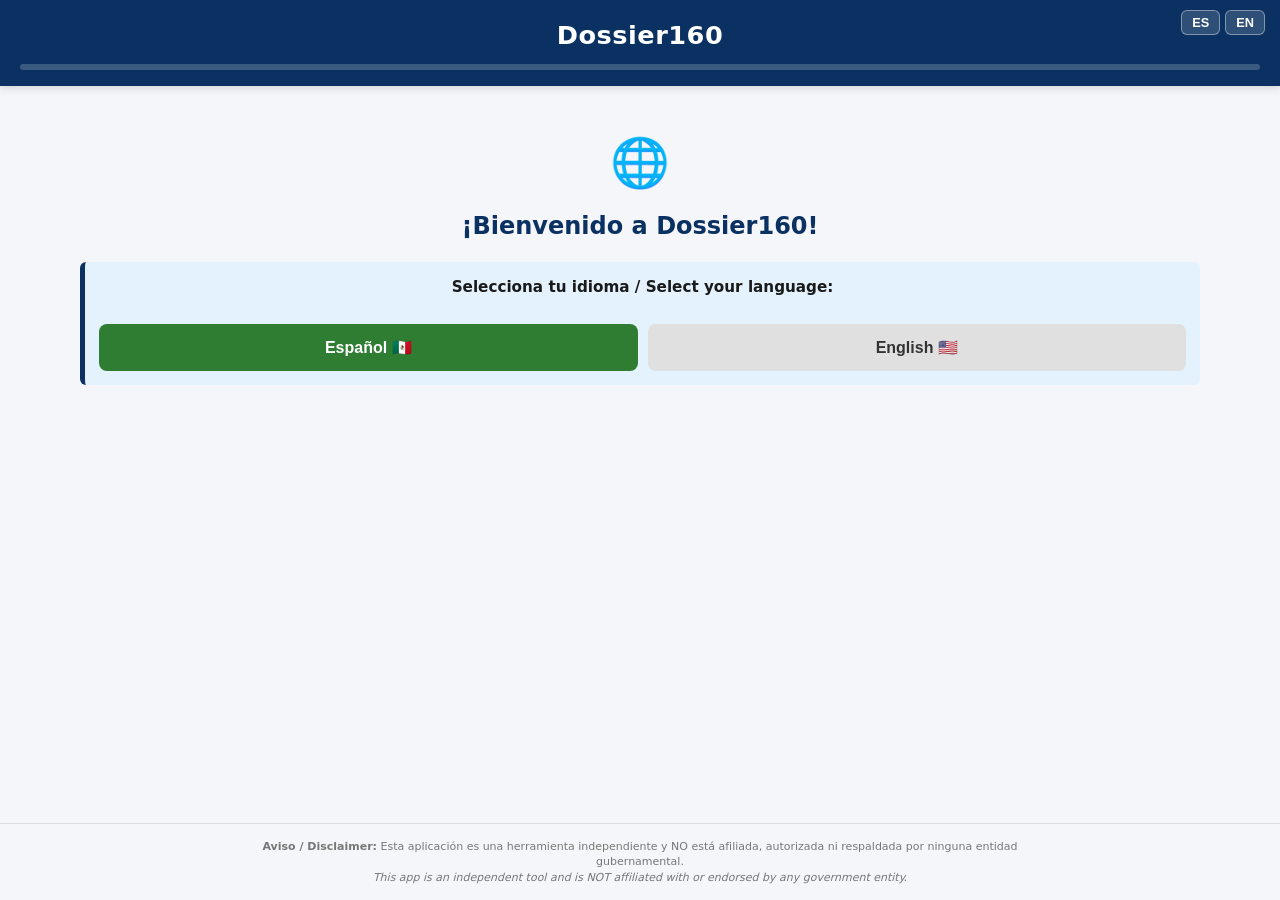
<file: index.html>
<!DOCTYPE html>
<html lang="es">
<head>
    <meta charset="UTF-8">
    <!-- Viewport 100% responsivo habilitado para zoom y accesibilidad -->
    <meta name="viewport" content="width=device-width, initial-scale=1.0, user-scalable=yes, viewport-fit=cover">
    <title data-i18n="title">Dossier160</title>
    
    <!-- PWA / Manifest -->
    <link rel="manifest" href="./manifest.json">
    <meta name="theme-color" content="#0A3161">
    
    <!-- Compatibilidad iOS/Android -->
    <meta name="mobile-web-app-capable" content="yes">
    <meta name="apple-mobile-web-app-capable" content="yes">
    <meta name="apple-mobile-web-app-status-bar-style" content="black-translucent">
    
    <link rel="icon" type="image/svg+xml" href="./dossier160.svg">
    
    <!-- RUTA CORREGIDA CON CARPETA CSS -->
    <link rel="stylesheet" href="./css/diseno.css">
</head>
<body>

<div id="customModal" style="display:none;">
    <div class="modal-content">
        <h3 data-i18n="modal_warning">⚠️ Aviso</h3>
        <p id="modalMessage" data-i18n="modal_default_msg">Mensaje de error aquí</p>
        <div id="modalActions" style="margin-top: 15px;">
            <button onclick="cerrarModal()" data-i18n="btn_accept">Aceptar</button>
        </div>
    </div>
</div>

<div id="app">
    <header class="header">
        <h2>Dossier160</h2>
        
        <!-- Selector de Idioma (Español / Inglés) -->
        <div class="lang-switch" style="position: absolute; top: 10px; right: 15px; display: flex; gap: 5px;">
            <button class="lang-btn" data-lang="es" onclick="setLanguage('es')">ES</button>
            <button class="lang-btn" data-lang="en" onclick="setLanguage('en')">EN</button>
        </div>

        <div class="progress-container">
            <div class="progress-bar" id="progressBar"></div>
        </div>
    </header>
    <main class="content" id="screenContent"></main>
    <!-- NUEVO PIE DE PÁGINA (FOOTER GLOBAL) -->
    <footer class="no-print" style="background-color: var(--color-fondo); color: #777; text-align: center; padding: 15px 20px; font-size: 11px; border-top: 1px solid #ddd; margin-top: auto;">
        <p style="margin: 0; max-width: 800px; margin: 0 auto; line-height: 1.4;">
            <strong>Aviso / Disclaimer:</strong> Esta aplicación es una herramienta independiente y NO está afiliada, autorizada ni respaldada por ninguna entidad gubernamental. <br>
            <em>This app is an independent tool and is NOT affiliated with or endorsed by any government entity.</em>
        </p>
    </footer>
</div>

<!-- RUTA CORREGIDA CON CARPETA JS -->
<script src="./js/core.js"></script>
</body>
</html>
</file>
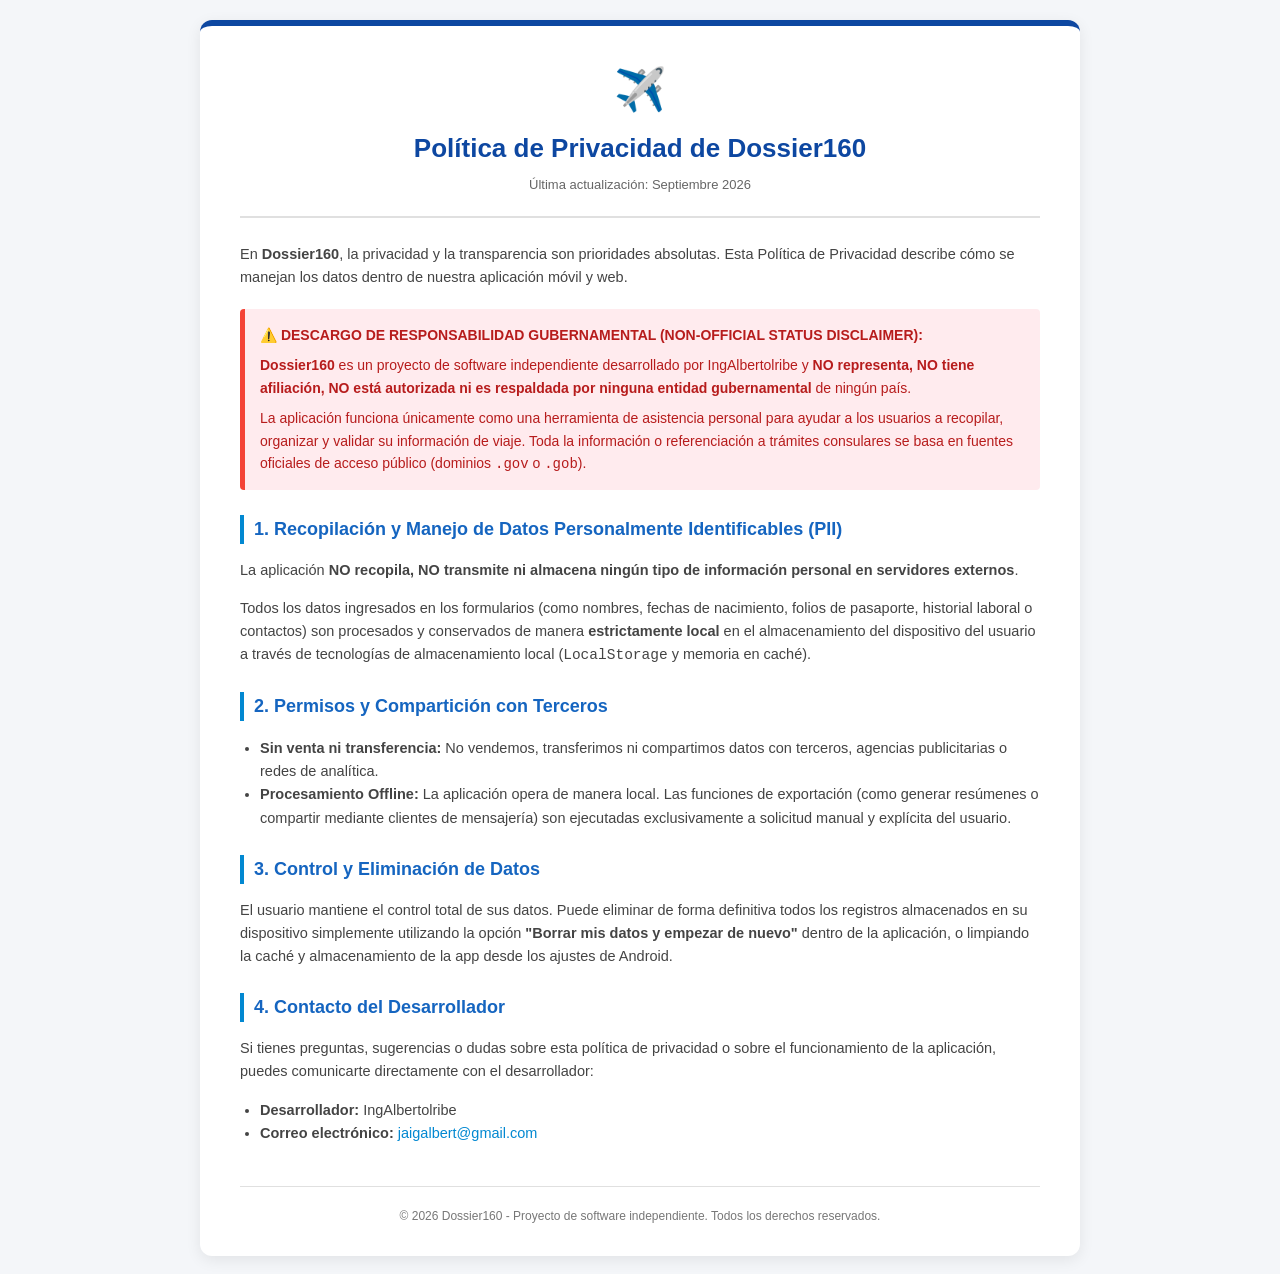
<file: privacy.html>
<!DOCTYPE html>
<html lang="es">
<head>
    <meta charset="UTF-8">
    <meta name="viewport" content="width=device-width, initial-scale=1.0">
    <title>Política de Privacidad - Dossier160</title>
    <style>
        :root {
            --color-primario: #0d47a1;
            --color-secundario: #1565c0;
            --color-acento: #0288d1;
            --color-fondo: #f4f6f9;
            --color-tarjeta: #ffffff;
            --color-texto: #333333;
            --color-alerta-bg: #ffebee;
            --color-alerta-border: #f44336;
            --color-alerta-texto: #b71c1c;
        }

        body {
            font-family: 'Segoe UI', Tahoma, Geneva, Verdana, sans-serif;
            background-color: var(--color-fondo);
            color: var(--color-texto);
            line-height: 1.6;
            margin: 0;
            padding: 20px 10px;
        }

        .container {
            max-width: 800px;
            margin: 0 auto;
            background: var(--color-tarjeta);
            padding: 30px 40px;
            border-radius: 12px;
            box-shadow: 0 4px 15px rgba(0,0,0,0.08);
            border-top: 6px solid var(--color-primario);
        }

        .header {
            text-align: center;
            border-bottom: 2px solid #e0e0e0;
            padding-bottom: 20px;
            margin-bottom: 25px;
        }

        .header-icon {
            font-size: 42px;
            margin-bottom: 5px;
        }

        h1 {
            color: var(--color-primario);
            margin: 0;
            font-size: 26px;
        }

        .update-date {
            font-size: 13px;
            color: #666;
            margin-top: 5px;
        }

        h2 {
            color: var(--color-secundario);
            font-size: 18px;
            margin-top: 25px;
            border-left: 4px solid var(--color-acento);
            padding-left: 10px;
        }

        p, li {
            font-size: 14.5px;
            color: #444;
        }

        ul {
            padding-left: 20px;
        }

        .disclaimer-box {
            background-color: var(--color-alerta-bg);
            border-left: 5px solid var(--color-alerta-border);
            padding: 15px;
            border-radius: 4px;
            color: var(--color-alerta-texto);
            margin: 20px 0;
        }

        .disclaimer-box p {
            color: var(--color-alerta-texto);
            margin: 0;
            font-size: 14px;
        }

        .footer {
            margin-top: 40px;
            border-top: 1px solid #e0e0e0;
            padding-top: 20px;
            text-align: center;
            font-size: 12px;
            color: #777;
        }

        a {
            color: var(--color-acento);
            text-decoration: none;
        }

        a:hover {
            text-decoration: underline;
        }

        @media (max-width: 600px) {
            .container {
                padding: 20px 15px;
            }
            h1 {
                font-size: 22px;
            }
        }
    </style>
</head>
<body>

<div class="container">
    <div class="header">
        <div class="header-icon">✈️</div>
        <h1>Política de Privacidad de Dossier160</h1>
        <div class="update-date">Última actualización: Septiembre 2026</div>
    </div>

    <p>En <strong>Dossier160</strong>, la privacidad y la transparencia son prioridades absolutas. Esta Política de Privacidad describe cómo se manejan los datos dentro de nuestra aplicación móvil y web.</p>

    <div class="disclaimer-box">
        <p><strong>⚠️ DESCARGO DE RESPONSABILIDAD GUBERNAMENTAL (NON-OFFICIAL STATUS DISCLAIMER):</strong></p>
        <p style="margin-top: 8px;"><strong>Dossier160</strong> es un proyecto de software independiente desarrollado por IngAlbertolribe y <strong>NO representa, NO tiene afiliación, NO está autorizada ni es respaldada por ninguna entidad gubernamental</strong> de ningún país.</p>
        <p style="margin-top: 8px;">La aplicación funciona únicamente como una herramienta de asistencia personal para ayudar a los usuarios a recopilar, organizar y validar su información de viaje. Toda la información o referenciación a trámites consulares se basa en fuentes oficiales de acceso público (dominios <code>.gov</code> o <code>.gob</code>).</p>
    </div>

    <h2>1. Recopilación y Manejo de Datos Personalmente Identificables (PII)</h2>
    <p>La aplicación <strong>NO recopila, NO transmite ni almacena ningún tipo de información personal en servidores externos</strong>.</p>
    <p>Todos los datos ingresados en los formularios (como nombres, fechas de nacimiento, folios de pasaporte, historial laboral o contactos) son procesados y conservados de manera <strong>estrictamente local</strong> en el almacenamiento del dispositivo del usuario a través de tecnologías de almacenamiento local (<code>LocalStorage</code> y memoria en caché).</p>

    <h2>2. Permisos y Compartición con Terceros</h2>
    <ul>
        <li><strong>Sin venta ni transferencia:</strong> No vendemos, transferimos ni compartimos datos con terceros, agencias publicitarias o redes de analítica.</li>
        <li><strong>Procesamiento Offline:</strong> La aplicación opera de manera local. Las funciones de exportación (como generar resúmenes o compartir mediante clientes de mensajería) son ejecutadas exclusivamente a solicitud manual y explícita del usuario.</li>
    </ul>

    <h2>3. Control y Eliminación de Datos</h2>
    <p>El usuario mantiene el control total de sus datos. Puede eliminar de forma definitiva todos los registros almacenados en su dispositivo simplemente utilizando la opción <strong>"Borrar mis datos y empezar de nuevo"</strong> dentro de la aplicación, o limpiando la caché y almacenamiento de la app desde los ajustes de Android.</p>

    <h2>4. Contacto del Desarrollador</h2>
    <p>Si tienes preguntas, sugerencias o dudas sobre esta política de privacidad o sobre el funcionamiento de la aplicación, puedes comunicarte directamente con el desarrollador:</p>
    <ul>
        <li><strong>Desarrollador:</strong> IngAlbertolribe</li>
        <li><strong>Correo electrónico:</strong> <a href="mailto:jaigalbert@gmail.com">jaigalbert@gmail.com</a></li>
    </ul>

    <div class="footer">
        © 2026 Dossier160 - Proyecto de software independiente. Todos los derechos reservados.
    </div>
</div>

</body>
</html>
</file>
<file: css/diseno.css>
/* ==========================================
   VARIABLES GLOBALES Y TEMA ACCESIBLE
   ========================================== */
:root {
    --color-primario: #0A3161;
    --color-primario-dark: #061f3f;
    --color-acento: #0288d1;
    --color-fondo: #f4f6f9;
    --color-superficie: #ffffff;
    --color-texto: #1a1a1a;
    --color-texto-secundario: #555555;
    --color-borde: #cccccc;
    --fuente-principal: system-ui, -apple-system, BlinkMacSystemFont, 'Segoe UI', Roboto, Helvetica, Arial, sans-serif;
}

/* ==========================================
   RESET Y RESPONSIVIDAD BASE
   ========================================== */
* {
    box-sizing: border-box;
    margin: 0;
    padding: 0;
}

html {
    font-size: 100%;
    -webkit-text-size-adjust: 100%;
}

body {
    width: 100%;
    min-height: 100vh;
    background-color: var(--color-fondo);
    color: var(--color-texto);
    font-family: var(--fuente-principal);
    line-height: 1.5;
    -webkit-font-smoothing: antialiased;
}

#app {
    display: flex;
    flex-direction: column;
    min-height: 100vh;
}

/* ==========================================
   ENCABEZADO Y BARRA DE PROGRESO
   ========================================== */
.header {
    background-color: var(--color-primario);
    color: #ffffff;
    padding: 16px 20px;
    position: sticky;
    top: 0;
    z-index: 100;
    box-shadow: 0 2px 8px rgba(0, 0, 0, 0.15);
    padding-top: max(16px, env(safe-area-inset-top));
}

.header h2 {
    font-size: clamp(1.2rem, 2vw, 1.6rem);
    font-weight: 600;
    letter-spacing: 0.5px;
    text-align: center;
}

.progress-container {
    width: 100%;
    height: 6px;
    background-color: rgba(255, 255, 255, 0.2);
    border-radius: 3px;
    margin-top: 10px;
    overflow: hidden;
}

.progress-bar {
    width: 0%;
    height: 100%;
    background-color: #00d2ff;
    transition: width 0.3s ease;
}

/* ==========================================
   CONTENIDO PRINCIPAL (FLUIDO & RESPONSIVO)
   ========================================== */
.content {
    flex: 1;
    padding: 20px 15px;
    width: 100%;
    max-width: 800px;
    margin: 0 auto;
    transition: max-width 0.3s ease;
}

/* ==========================================
   FORMULARIOS, INPUTS Y BOTONES
   ========================================== */
input[type="text"],
input[type="number"],
input[type="date"],
input[type="time"],
input[type="email"],
select,
textarea {
    width: 100%;
    padding: 12px 14px;
    margin-top: 6px;
    margin-bottom: 16px;
    border: 1px solid var(--color-borde);
    border-radius: 8px;
    background-color: var(--color-superficie);
    font-size: 1rem;
    color: var(--color-texto);
    font-family: inherit;
    box-shadow: inset 0 1px 2px rgba(0, 0, 0, 0.03);
}

textarea {
    min-height: 90px;
    resize: vertical;
}

button {
    background-color: var(--color-primario);
    color: #ffffff;
    border: none;
    padding: 14px 20px;
    border-radius: 8px;
    font-weight: 600;
    font-size: 1rem;
    cursor: pointer;
    margin-top: 10px;
    width: 100%;
    transition: background-color 0.2s ease, transform 0.1s ease;
}

button:hover {
    background-color: var(--color-primario-dark);
}

button:active {
    transform: scale(0.99);
}

button.secondary {
    background-color: #e0e0e0;
    color: #333333;
}

button.secondary:hover {
    background-color: #d5d5d5;
}

button.success {
    background-color: #2e7d32;
    color: #ffffff;
}

button.success:hover {
    background-color: #1b5e20;
}

button.whatsapp {
    background-color: #25d366;
    color: #ffffff;
}

.tip-box, .agency-box, .warning-box, .interview-tips {
    background: #e3f2fd;
    border-left: 5px solid var(--color-primario);
    padding: 14px;
    border-radius: 6px;
    margin: 18px 0;
    font-size: 0.95rem;
}

.warning-box {
    background: #fff3e0;
    border-left-color: #f57c00;
}

/* ==========================================
   MODAL ACCESIBLE
   ========================================== */
#customModal {
    position: fixed;
    top: 0;
    left: 0;
    width: 100%;
    height: 100%;
    background-color: rgba(0, 0, 0, 0.5);
    backdrop-filter: blur(3px);
    display: flex;
    justify-content: center;
    align-items: center;
    z-index: 1000;
    padding: 20px;
}

.modal-content {
    background-color: var(--color-superficie);
    padding: 24px;
    border-radius: 12px;
    width: 100%;
    max-width: 450px;
    box-shadow: 0 10px 25px rgba(0, 0, 0, 0.2);
}

/* ==========================================
   ADAPTACIÓN PARA CHROMEBOOK Y ESCRITORIO (> 900px)
   ========================================== */
@media screen and (min-width: 900px) {
    .content {
        max-width: 1200px;
        padding: 40px;
    }

    .form-grid-2 {
        display: grid;
        grid-template-columns: 1fr 1fr;
        gap: 20px;
        align-items: start;
    }

    .full-width {
        grid-column: 1 / -1;
    }

    .button-group-desktop {
        display: flex;
        gap: 15px;
        grid-column: 1 / -1;
    }

    .button-group-desktop button {
        width: auto;
        flex: 1;
    }

    #areaImprimir .resumen-grid {
        display: grid;
        grid-template-columns: 1fr 1fr;
        gap: 20px;
    }

    #areaImprimir .resumen-header {
        grid-column: 1 / -1;
    }
}

/* ==========================================
   SELECTOR DE IDIOMA (AGREGADO)
   ========================================== */
.lang-switch {
    position: absolute;
    top: 12px;
    right: 15px;
    display: flex;
    gap: 6px;
    z-index: 101;
}

.lang-btn {
    background-color: rgba(255, 255, 255, 0.15);
    color: #ffffff;
    border: 1px solid rgba(255, 255, 255, 0.4);
    padding: 4px 10px;
    font-size: 0.8rem;
    font-weight: bold;
    border-radius: 6px;
    width: auto;
    margin-top: 0;
    cursor: pointer;
    transition: all 0.2s ease;
}

.lang-btn:hover {
    background-color: rgba(255, 255, 255, 0.3);
}

.lang-btn.active {
    background-color: var(--color-acento);
    border-color: #ffffff;
    color: #ffffff;
}
</file>
